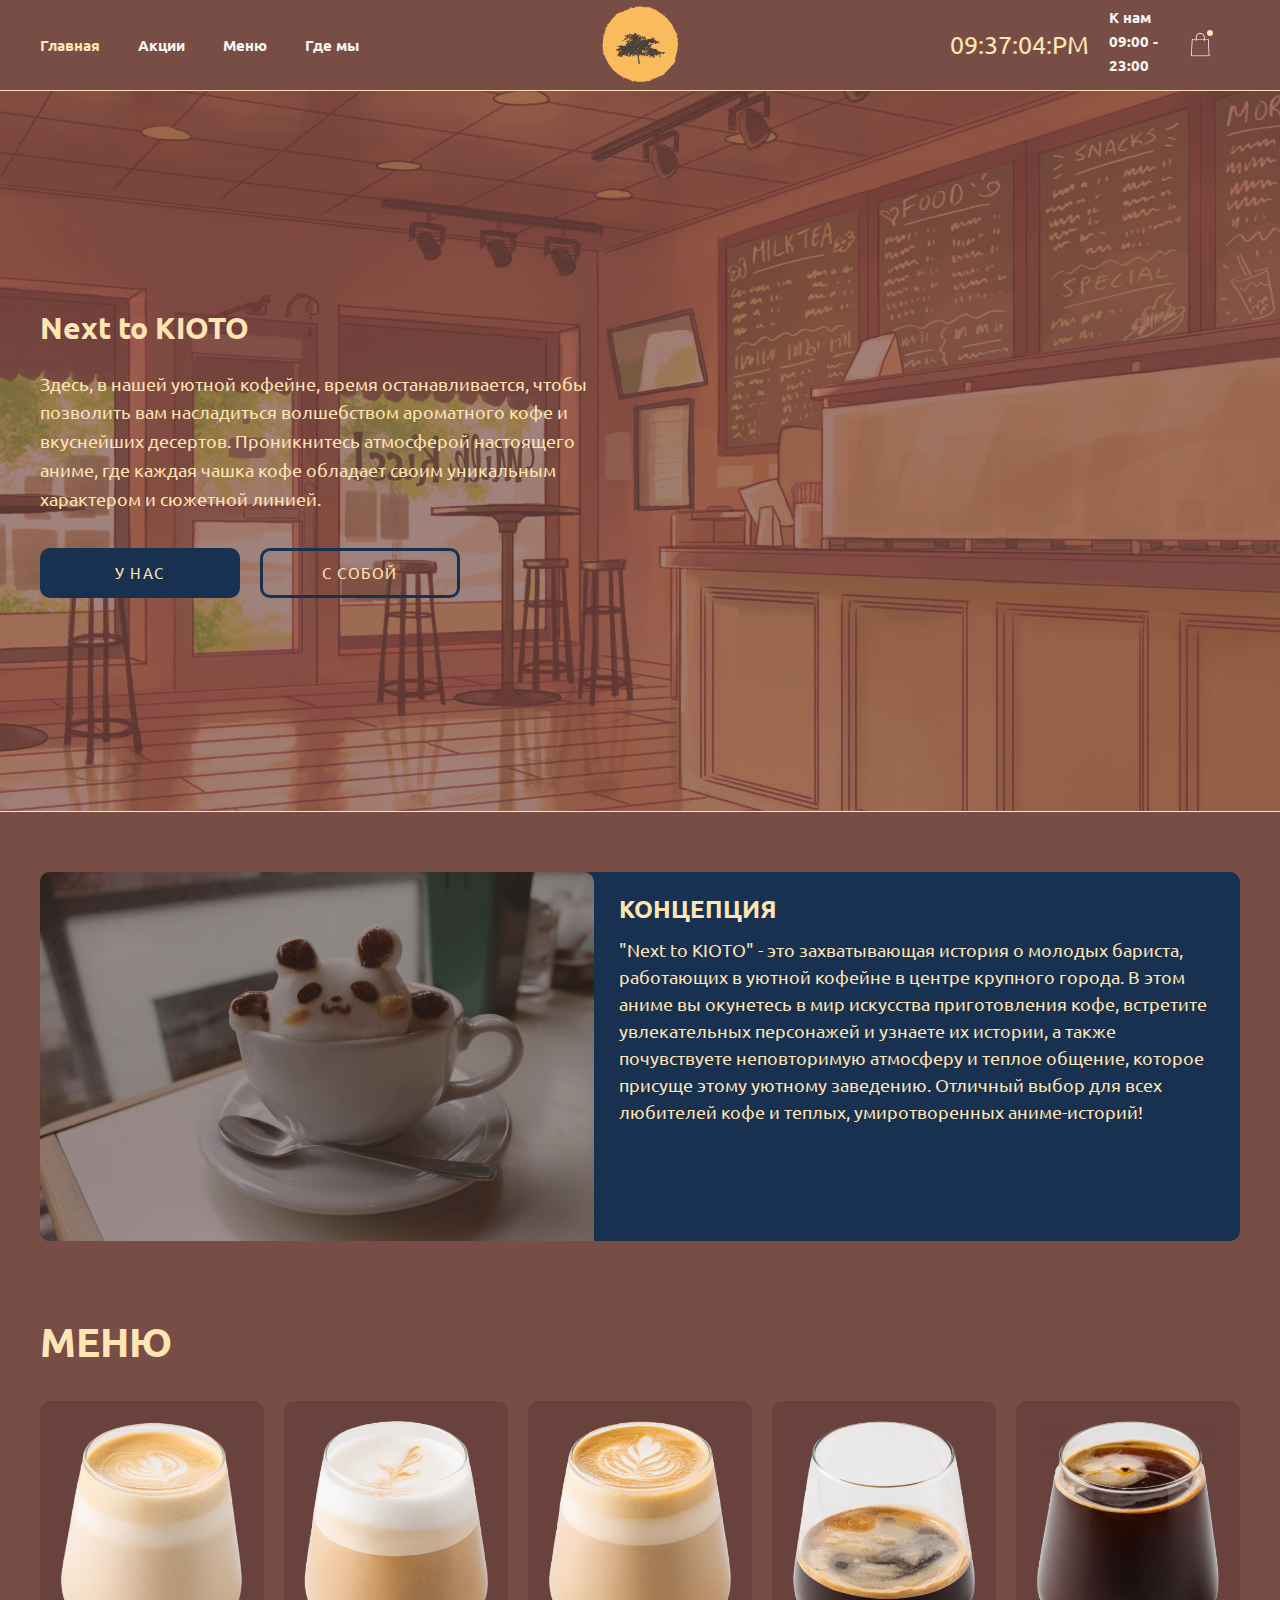
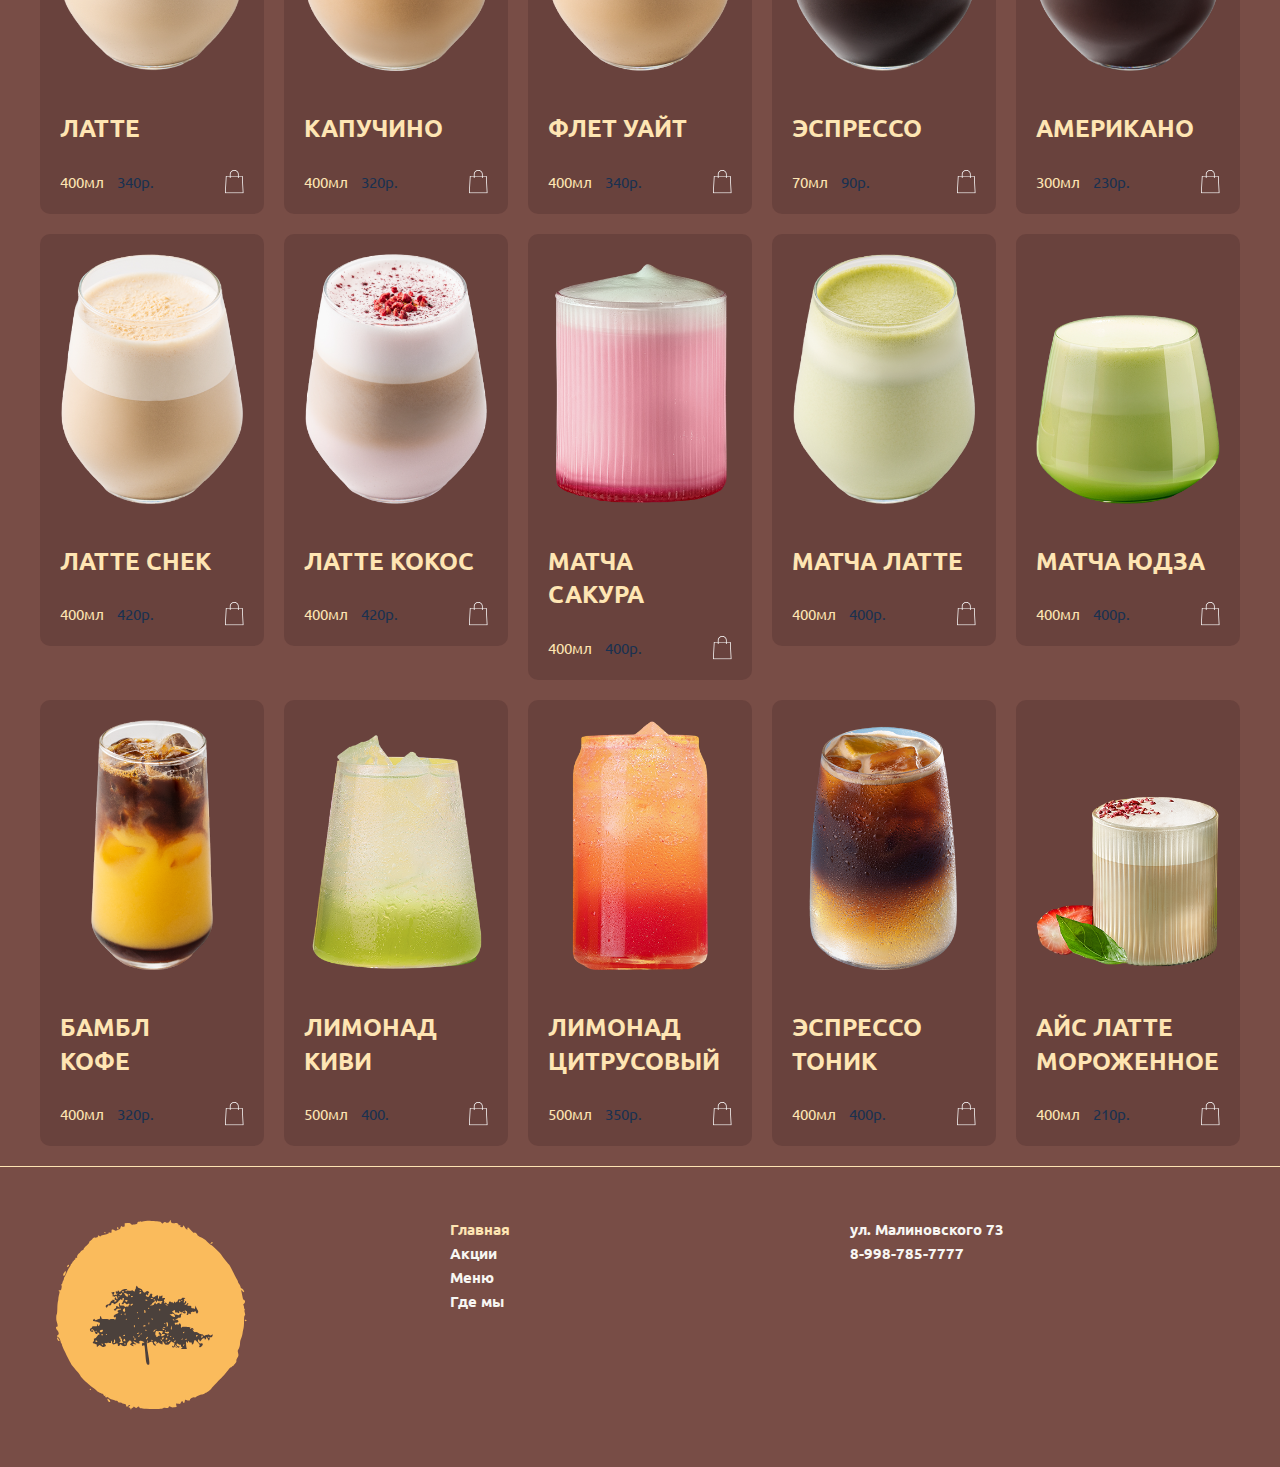
<file: index.html>
<!DOCTYPE html>
<html lang="en">
<html lang="ru">
<head>
    <meta charset="UTF-8">
    <link rel="stylesheet" href="css/style.css">
    <link rel="icon" href="imj/logo2.ico" type="image/x-icon">
    <meta name="viewport" content="width=device-width, initial-scale=1.0">
    <link href="https://fonts.googleapis.com/css2?family=Open+Sans:wght@300&family=Ubuntu:ital,wght@0,400;0,500;1,300;1,400;1,500;1,700&display=swap" rel="stylesheet">
    <title>Next to KIOTO</title>
</head>
<body>
    <header class="header">
        <div class="container">
            <div class="header_wrapper">
                <div class="header_block">
                    <nav>
                        <a class ="nav_link active"  href="index.html">Главная</a>
                        <a class ="nav_link" href="stocks.html">Акции</a>
                        <a class ="nav_link" href="menu.html">Меню</a>
                        <a class ="nav_link" href = "location.html">Где мы</a>
                    </nav>
                </div>

                <a href="#" class="logo">
                    <img src="imj/trace2.svg" alt="logo">
                </a>

                <div class="header_block right">
                    <div id="clock"></div>
                    <a class ="nav_link h" href="#">
                       К нам <br>09:00 - 23:00
                    </a>
                    <script src="js/clock.js"></script>
                    <div class="header_actions">
                        <a class ="header_link" href="basket.html">
                            <img src="imj/bascket.svg" alt="basket">
                            <span class="header_link-event"></span>
                        </a>
                    </div>
                </div>
            </div>
        </div>
    </header>



    
    <div class="intro" style="background-image: url(imj/cafe.jpg);">
        <div class="container">
            <div class="intro_wrapper">
                <div class="intro_block">
                    <h1 class="intro_title">Next to KIOTO</h1>
                    <p class="intro_text">
                        Здесь, в нашей уютной кофейне, время останавливается, чтобы позволить вам насладиться волшебством ароматного кофе и вкуснейших десертов. Проникнитесь атмосферой настоящего аниме, где каждая чашка кофе обладает своим уникальным характером и сюжетной линией.
                    </p>


                    <div class="intro_actions">
                        <a class ="btn btn-main" href="#">
                            У нас 
                        </a>
                        <a class="btn btn-secondary" href="#">
                            С собой
                        </a>

                    </div>
    
                </div>
            </div>
        </div>
    </div> <!--intro-->

    
    <div class="container">
        <div class="info_block">
            <div class="info_image_wrapper">
                <img class="info_image" src="imj/info1.jpeg" alt="concept">
            </div>
            <div class="info_item">
                <div class="info_tittle">
                    Концепция
                </div>
                <div class="info_text">
                    "Next to KIOTO" - это захватывающая история о молодых бариста, работающих в уютной кофейне в центре крупного города. В этом аниме вы окунетесь в мир искусства приготовления кофе, встретите увлекательных персонажей и узнаете их истории, а также почувствуете неповторимую атмосферу и теплое общение, которое присуще этому уютному заведению. Отличный выбор для всех любителей кофе и теплых, умиротворенных аниме-историй!
                </div>
            </div>
        </div>
    </div><!--Concept-->

    <div class="container">

        <h2 class="block_tittle">Меню</h2>

        <div class="products_wrapper">
            <div class="products_block">
                <div class="products_item" href="open_product.html">
                    <img class="products_image" src="imj/items/item_1.png" alt="product">
                    <h3 class="products_tittle">
                        Латте
                    </h3>
                    <div class="products_footer">
                        <div class="products_settings">
                            400мл
                            <span>340р.</span>
                        </div>
                        <button type="button" class="products_basket">
                            <img src="imj/bascket.svg" alt="bascket">
                        </button>
                    </div>
                </div>
            </div>

            <div class="products_block">
                <div class="products_item" href="open_product.html">
                    <img class="products_image" src="imj/items/item_2.png" alt="product">
                    <h3 class="products_tittle">
                        Капучино
                    </h3>
                    <div class="products_footer">
                        <div class="products_settings">
                            400мл
                            <span>320р.</span>
                        </div>
                        <button type="button" class="products_basket">
                            <img src="imj/bascket.svg" alt="bascket">
                        </button>
                    </div>
                </div>
            </div>

            <div class="products_block">
                <div class="products_item" href="open_product.html">
                    <img class="products_image" src="imj/items/item_3.png" alt="product">
                    <h3 class="products_tittle">
                        ФЛЕТ УАЙТ
                    </h3>
                    <div class="products_footer">
                        <div class="products_settings">
                            400мл
                            <span>340р.</span>
                        </div>
                        <button type="button" class="products_basket">
                            <img src="imj/bascket.svg" alt="bascket">
                        </button>
                    </div>
                </div>
            </div>

            <div class="products_block">
                <div class="products_item" href="open_product.html">
                    <img class="products_image" src="imj/items/item_4.png" alt="product">
                    <h3 class="products_tittle">
                        Эспрессо
                    </h3>
                    <div class="products_footer">
                        <div class="products_settings">
                            70мл
                            <span>90р.</span>
                        </div>
                        <button type="button" class="products_basket">
                            <img src="imj/bascket.svg" alt="bascket">
                        </button>
                    </div>
                </div>
            </div>

            <div class="products_block">
                <div class="products_item" href="open_product.html">
                    <img class="products_image" src="imj/items/item_5.png" alt="product">
                    <h3 class="products_tittle">
                        Американо
                    </h3>
                    <div class="products_footer">
                        <div class="products_settings">
                            300мл
                            <span>230р.</span>
                        </div>
                        <button type="button" class="products_basket">
                            <img src="imj/bascket.svg" alt="bascket">
                        </button>
                    </div>
                </div>
            </div>

            <div class="products_block">
                <div class="products_item" href="open_product.html">
                    <img class="products_image" src="imj/items/item_6.png" alt="product">
                    <h3 class="products_tittle">
                       Латте снек
                    </h3>
                    <div class="products_footer">
                        <div class="products_settings">
                            400мл
                            <span>420р.</span>
                        </div>
                        <button type="button" class="products_basket">
                            <img src="imj/bascket.svg" alt="bascket">
                        </button>
                    </div>
                </div>
            </div>

            <div class="products_block">
                <div class="products_item" href="open_product.html">
                    <img class="products_image" src="imj/items/item_7.png" alt="product">
                    <h3 class="products_tittle">
                         Латте кокос
                    </h3>
                    <div class="products_footer">
                        <div class="products_settings">
                            400мл
                            <span>420р.</span>
                        </div>
                        <button type="button" class="products_basket">
                            <img src="imj/bascket.svg" alt="bascket">
                        </button>
                    </div>
                </div>
            </div>

            <div class="products_block">
                <div class="products_item" href="open_product.html">
                    <img class="products_image" src="imj/items/item_8.png" alt="product">
                    <h3 class="products_tittle">
                        Матча Сакура
                    </h3>
                    <div class="products_footer">
                        <div class="products_settings">
                            400мл
                            <span>400р.</span>
                        </div>
                        <button type="button" class="products_basket">
                            <img src="imj/bascket.svg" alt="bascket">
                        </button>
                    </div>
                </div>
            </div>
            <div class="products_block">
                <div class="products_item" href="open_product.html">
                    <img class="products_image" src="imj/items/item_9.png" alt="product">
                    <h3 class="products_tittle">
                        Матча Латте
                    </h3>
                    <div class="products_footer">
                        <div class="products_settings">
                            400мл
                            <span>400р.</span>
                        </div>
                        <button type="button" class="products_basket">
                            <img src="imj/bascket.svg" alt="bascket">
                        </button>
                    </div>
                </div>
            </div>
            <div class="products_block">
                <div class="products_item" href="open_product.html">
                    <img class="products_image" src="imj/items/item_10.png" alt="product">
                    <h3 class="products_tittle">
                        Матча Юдза
                    </h3>
                    <div class="products_footer">
                        <div class="products_settings">
                            400мл
                            <span>400р.</span>
                        </div>
                        <button type="button" class="products_basket">
                            <img src="imj/bascket.svg" alt="bascket">
                        </button>
                    </div>
                </div>
            </div>
            <div class="products_block">
                <div class="products_item" href="open_product.html">
                    <img class="products_image" src="imj/items/item_11.png" alt="product">
                    <h3 class="products_tittle">
                        Бамбл</br>кофе
                    </h3>
                    <div class="products_footer">
                        <div class="products_settings">
                            400мл
                            <span>320р.</span>
                        </div>
                        <button type="button" class="products_basket">
                            <img src="imj/bascket.svg" alt="bascket">
                        </button>
                    </div>
                </div>
            </div>

            <div class="products_block">
                <div class="products_item" href="open_product.html">
                    <img class="products_image" src="imj/items/item_12.png" alt="product">
                    <h3 class="products_tittle">
                        Лимонад Киви
                    </h3>
                    <div class="products_footer">
                        <div class="products_settings">
                            500мл
                            <span>400.</span>
                        </div>
                        <button type="button" class="products_basket">
                            <img src="imj/bascket.svg" alt="bascket">
                        </button>
                    </div>
                </div>
            </div>
            <div class="products_block">
                <div class="products_item" href="open_product.html">
                    <img class="products_image" src="imj/items/item_13.png" alt="product">
                    <h3 class="products_tittle">
                        Лимонад цитрусовый
                    </h3>
                    <div class="products_footer">
                        <div class="products_settings">
                            500мл
                            <span>350р.</span>
                        </div>
                        <button type="button" class="products_basket">
                            <img src="imj/bascket.svg" alt="bascket">
                        </button>
                    </div>
                </div>
            </div>
            <div class="products_block">
                <div class="products_item" href="open_product.html">
                    <img class="products_image" src="imj/items/item_14.png" alt="product">
                    <h3 class="products_tittle">
                        Эспрессо тоник
                    </h3>
                    <div class="products_footer">
                        <div class="products_settings">
                            400мл
                            <span>400р.</span>
                        </div>
                        <button type="button" class="products_basket">
                            <img src="imj/bascket.svg" alt="bascket">
                        </button>
                    </div>
                </div>
            </div>
            <div class="products_block">
                <div class="products_item" href="open_product.html">
                    <img class="products_image" src="imj/items/item_15.png" alt="product">
                    <h3 class="products_tittle">
                        АЙС ЛАТТЕ МОРОЖЕННОЕ
                    </h3>
                    <div class="products_footer">
                        <div class="products_settings">
                            400мл
                            <span>210р.</span>
                        </div>
                        <button type="button" class="products_basket">
                            <img src="imj/bascket.svg" alt="bascket">
                        </button>
                    </div>
                </div>
            </div>
        </div>
    </div>   <!--Menu-->
    
    <footer class="footer">
        <div class="container">
            <div class="footer_wrapper">
                <div class="footer_block">
                    <a class="footer_logo" href="index.html">
                        <img class="logo" src="imj/trace2 (1).svg" alt="logo">
                    </a>
                </div>
                <div class="footer_block">
                    <nav class="nav-footer">
                        <a class ="nav_link active"  href="index.html">Главная</br></a>
                        <a class ="nav_link" href="stocks.html">Акции</br></a>
                        <a class ="nav_link" href="menu.html">Меню</br></a>
                        <a class ="nav_link" href = "location.html">Где мы</br></a>
                    </nav>
                </div>
                <div class="footer_block">
                    <a class ="nav_link" href="location.html">ул. Малиновского 73</br></a>
                    <a class ="nav_link" href="#">8-998-785-7777</a>
                </div>
            </div>
        </div>
    </footer>


</body>
</html>
</file>
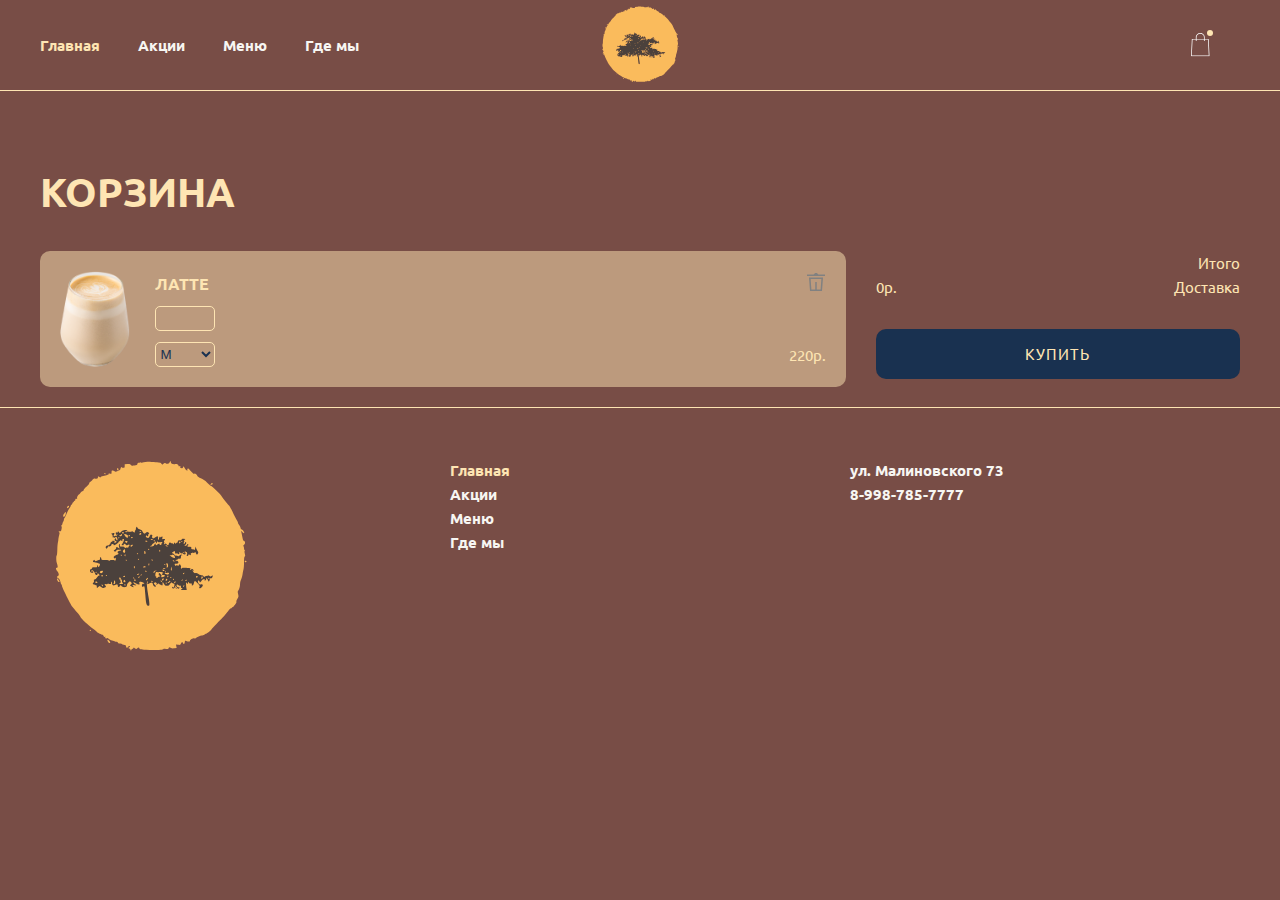
<file: basket.html>
<!DOCTYPE html>
<html lang="en">
<html lang="ru">
<head>
    <meta charset="UTF-8">
    <link rel="stylesheet" href="css/style.css">
    <link rel="icon" href="imj/logo2.ico" type="image/x-icon">
    <meta name="viewport" content="width=device-width, initial-scale=1.0">
    <link href="https://fonts.googleapis.com/css2?family=Open+Sans:wght@300&family=Ubuntu:ital,wght@0,400;0,500;1,300;1,400;1,500;1,700&display=swap" rel="stylesheet">
    <title>Next to KIOTO</title>
</head>
<body>
    <header class="header">
        <div class="container">
            <div class="header_wrapper">
                <div class="header_block">
                    <nav>
                       <a class ="nav_link active"  href="index.html">Главная</a>
                        <a class ="nav_link" href="stocks.html">Акции</a>
                        <a class ="nav_link" href="menu.html">Меню</a>
                        <a class ="nav_link" href = "location.html">Где мы</a>
                    </nav>
                </div>

                <a href="#" class="logo">
                    <img src="imj/trace2.svg" alt="logo">
                </a>

                <div class="header_block right">
                    <div class="header_actions">
                        <a class ="header_link" href="../NtK/basket.html">
                            <img src="imj/bascket.svg" alt="basket">
                            <span class="header_link-event"></span>
                        </a>
                    </div>
                </div>
            </div>
        </div>
    </header>
    
        <div class="checkout">
            <div class="container">
                <div class="block_tittle">
                    Корзина
                </div>
                <div class="checkout_wrapper">
                    <div class="checkout_block">
                        <div class="checkout_table">
                            <img class="checkout_image" src="imj/items/item_1.png" alt="">
                            <div class="checkout_table_item">
                                <div class="checkout_tittle">
                                    Латте
                                </div>
                                <div class="checkout_size">
                                    <input class="k" id="num1" />
                                    </div>
                                <div class="select">
                                    <select name="">
                                        <option value="1">М</option>
                                        <option value="2">L</option>
                                        <option value="3">XL</option>
                                        <option value="4">XXL</option>
                                    </select>
                                </div>
                            </div>
                            
                          
                          </body>
                          </html>
                            <div class="checkout_actions">
                                <a href="#" class="checout_remove">
                                    <img src="imj/trash.svg" alt="basket">
                                </a>
                                <div class="checkout_price" id="num2">
                                    220p.
                                </div>
                            </div>
                        </div>


                        
                        
                    </div>  
                    <div class="checkout_total">
                        
                        
                        <div class="checkout_total_row total" >
                            <div class="tittle" id="result"></div>
                            <div class="tittle"></div>
                            
                            <div class="count" onclick="func()">Итого</div>
                        </div>
                        <div class="checkout_total_row">
                                                        
                            <div class="count">0р.</div>
                            <div class="tittle">Доставка</div>
                        </div>
                        <p id="result"></p>
                        <a href="https://www.tinkoff.ru/rm/rykova.aleksandra34/XR6vL3743/" class="btn btn-main btn-full">Купить</a>
                    </div>  
                </div>
            </div>
        </div>
         
        <script>

            function func() {

              var result;

              var num1 = Number(document.getElementById("num1").value);
              var num2 = 220;
              
              result = num1 * num2;

              document.getElementById("result").innerHTML = result;
            }
          </script>



<footer class="footer">
    <div class="container">
        <div class="footer_wrapper">
            <div class="footer_block">
                <a class="footer_logo" href="index.html">
                    <img class="logo" src="imj/trace2 (1).svg" alt="logo">
                </a>
            </div>
            <div class="footer_block">
                <nav class="nav-footer">
                    <a class ="nav_link active"  href="index.html">Главная</br></a>
                    <a class ="nav_link" href="stocks.html">Акции</br></a>
                    <a class ="nav_link" href="menu.html">Меню</br></a>
                    <a class ="nav_link" href = "location.html">Где мы</br></a>
                </nav>
            </div>
            <div class="footer_block">
                <a class ="nav_link" href="location.html">ул. Малиновского 73</br></a>
                <a class ="nav_link" href="#">8-998-785-7777</a>
            </div>
        </div>
    </div>
</footer>


</body>
</html>
</file>
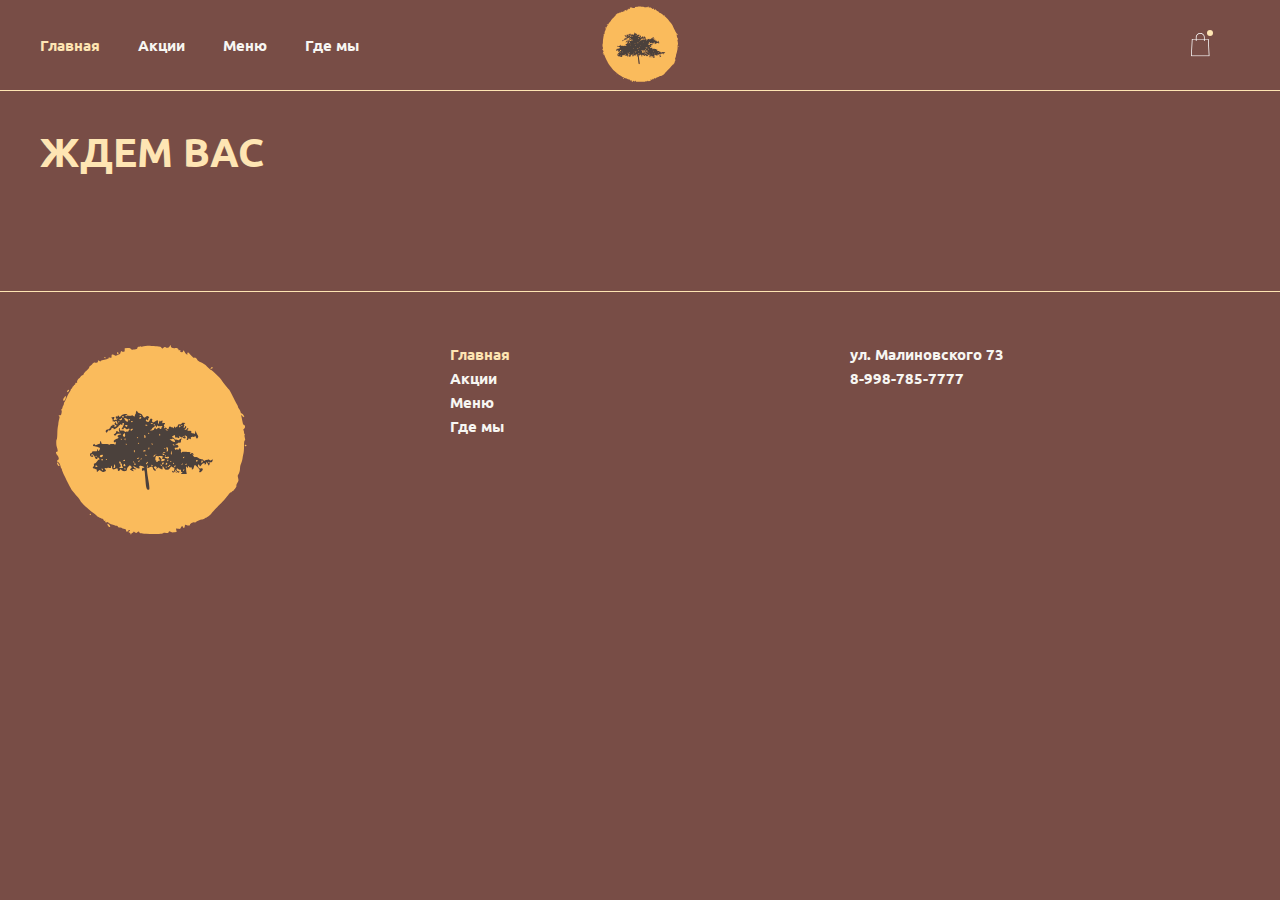
<file: location.html>
<!DOCTYPE html>
<html lang="en">
<html lang="ru">
<head>
    <meta charset="UTF-8">
    <link rel="stylesheet" href="css/style.css">
    <link rel="icon" href="imj/logo2.ico" type="image/x-icon">
    <meta name="viewport" content="width=device-width, initial-scale=1.0">
    <link href="https://fonts.googleapis.com/css2?family=Open+Sans:wght@300&family=Ubuntu:ital,wght@0,400;0,500;1,300;1,400;1,500;1,700&display=swap" rel="stylesheet">
    <title>Next to KIOTO</title>
</head>
<body>
    <header class="header">
        <div class="container">
            <div class="header_wrapper">
                <div class="header_block">
                    <nav>
                        <a class ="nav_link active"  href="index.html">Главная</a>
                        <a class ="nav_link" href="stocks.html">Акции</a>
                        <a class ="nav_link" href="menu.html">Меню</a>
                        <a class ="nav_link" href = "location.html">Где мы</a>
                    </nav>
                </div>

                <a href="#" class="logo">
                    <img src="imj/trace2.svg" alt="logo">
                </a>

                <div class="header_block right">
                    <div class="header_actions">
                        <a class ="header_link" href="basket.html">
                            <img src="imj/bascket.svg" alt="basket">
                            <span class="header_link-event"></span>
                        </a>
                    </div>
                </div>
            </div>
        </div>
    </header>
    <h2 class="block_tittle"></h2>

    <div class="container">
        <h2 class="block_tittle">Ждем вас</h2>
        <div class="info_block">
            <script type="text/javascript" charset="utf-8" async src="https://api-maps.yandex.ru/services/constructor/1.0/js/?um=constructor%3A7787dbaf8c609fbcff4cbdd9f43f2f2f17fdfdc9f1cff9a086a41a33d0ae75ce&amp;width=1200&amp;height=400&amp;lang=ru_RU&amp;scroll=true"></script>
            
        </div>
    </div><!--map-->

    <footer class="footer">
        <div class="container">
            <div class="footer_wrapper">
                <div class="footer_block">
                    <a class="footer_logo" href="index.html">
                        <img class="logo" src="imj/trace2 (1).svg" alt="logo">
                    </a>
                </div>
                <div class="footer_block">
                    <nav class="nav-footer">
                        <a class ="nav_link active"  href="index.html">Главная</br></a>
                        <a class ="nav_link" href="stocks.html">Акции</br></a>
                        <a class ="nav_link" href="menu.html">Меню</br></a>
                        <a class ="nav_link" href = "location.html">Где мы</br></a>
                    </nav>
                </div>
                <div class="footer_block">
                    <a class ="nav_link" href="location.html">ул. Малиновского 73</br></a>
                    <a class ="nav_link" href="#">8-998-785-7777</a>
                </div>
            </div>
        </div>
    </footer>


</body>
</html>
</file>
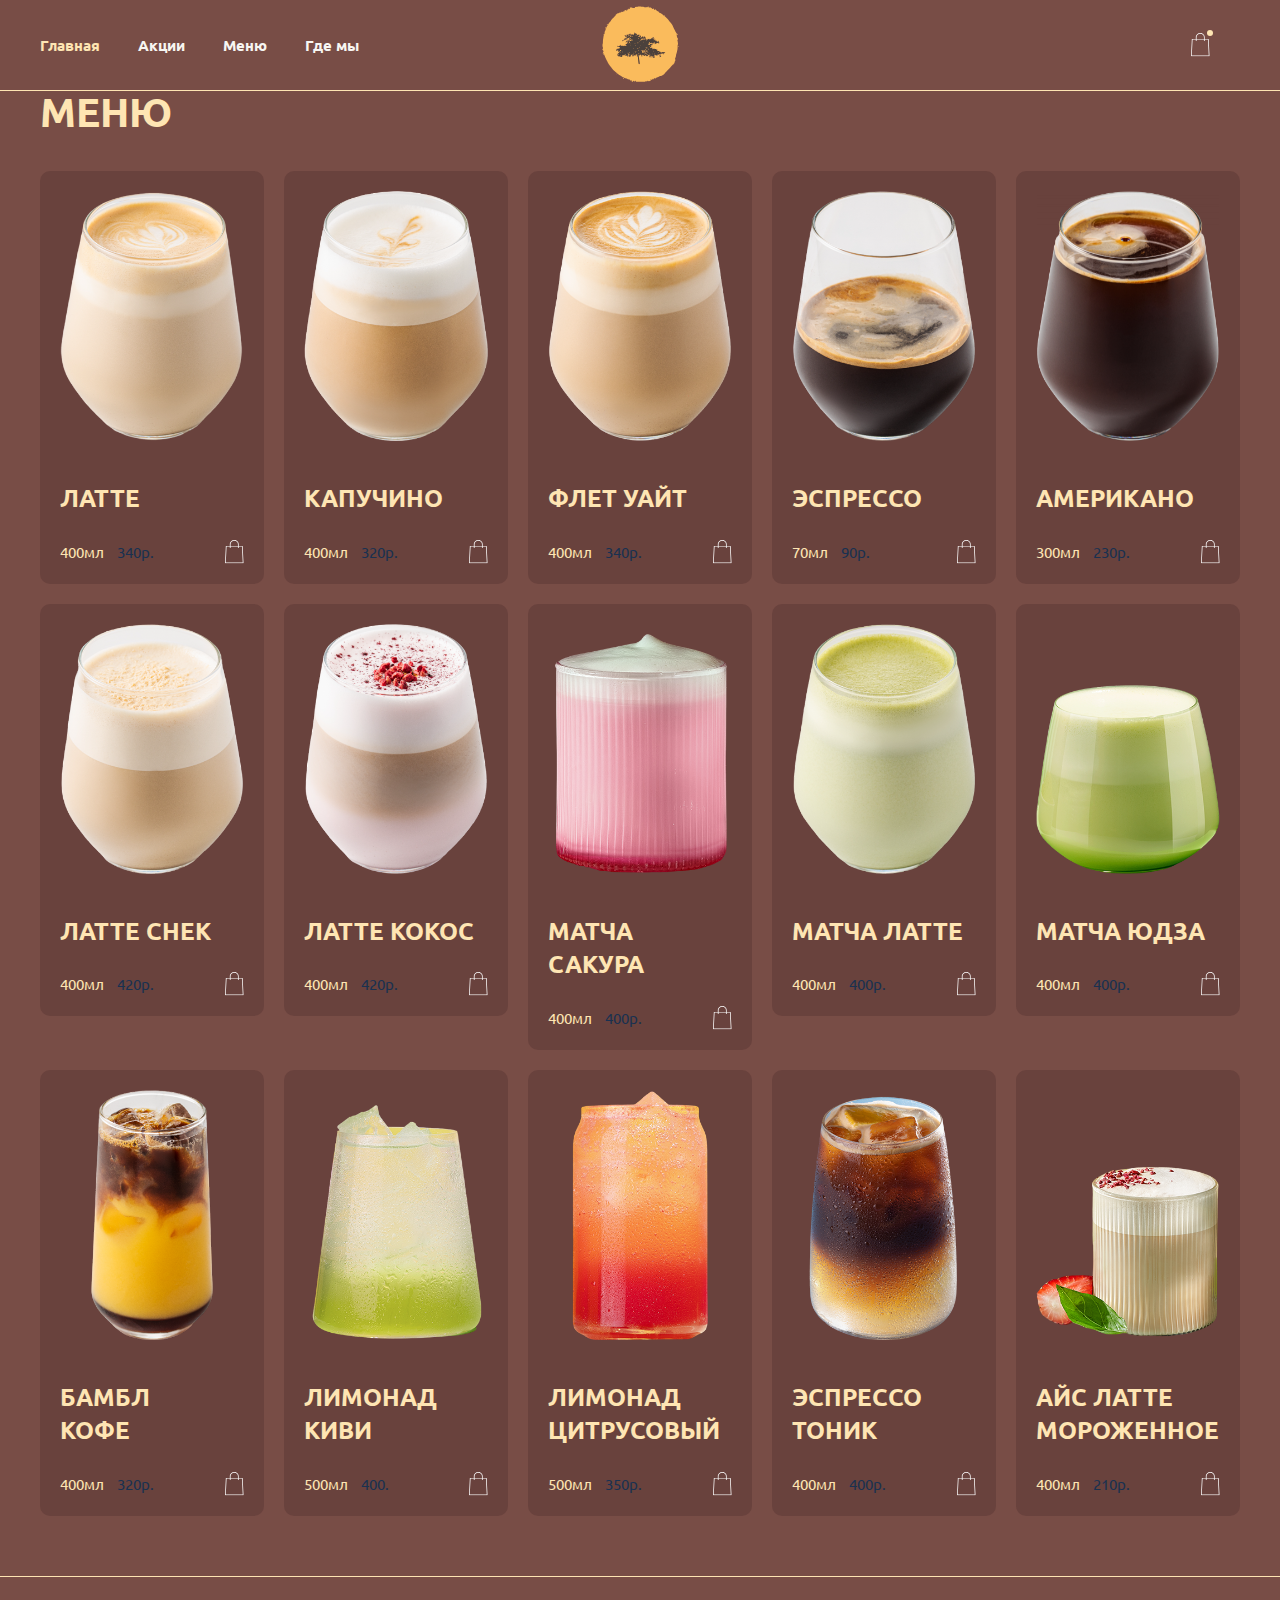
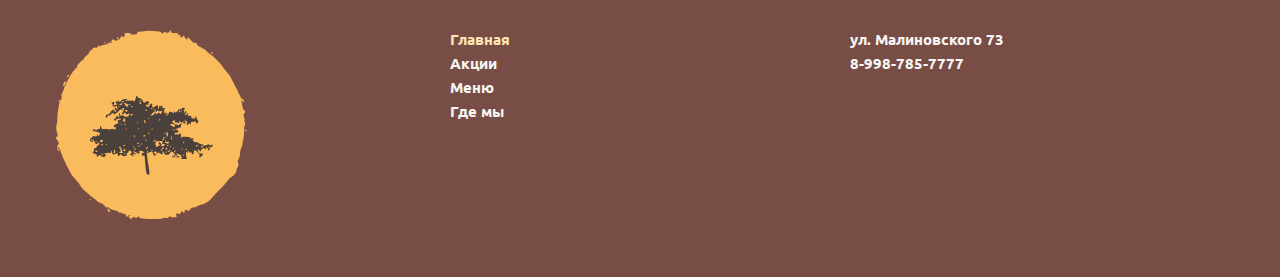
<file: menu.html>
<!DOCTYPE html>
<html lang="en">
<html lang="ru">
<head>
    <meta charset="UTF-8">
    <link rel="stylesheet" href="css/style.css">
    <link rel="icon" href="imj/logo2.ico" type="image/x-icon">
    <meta name="viewport" content="width=device-width, initial-scale=1.0">
    <link href="https://fonts.googleapis.com/css2?family=Open+Sans:wght@300&family=Ubuntu:ital,wght@0,400;0,500;1,300;1,400;1,500;1,700&display=swap" rel="stylesheet">
    <title>Next to KIOTO</title>
</head>
<body>
    <header class="header">
        <div class="container">
            <div class="header_wrapper">
                <div class="header_block">
                    <nav>
                        <a class ="nav_link active"  href="index.html">Главная</a>
                        <a class ="nav_link" href="stocks.html">Акции</a>
                        <a class ="nav_link" href="menu.html">Меню</a>
                        <a class ="nav_link" href = "location.html">Где мы</a>
                    </nav>
                </div>

                <a href="#" class="logo">
                    <img src="imj/trace2.svg" alt="logo">
                </a>

                <div class="header_block right">
                    <div class="header_actions">
                        <a class ="header_link" href="basket.html">
                            <img src="imj/bascket.svg" alt="basket">
                            <span class="header_link-event"></span>
                        </a>
                    </div>
                </div>
            </div>
        </div>
    </header>


    
    

    <div class="container">

        <h2 class="block_tittle">Меню</h2>

        <div class="products_wrapper">
            <div class="products_block">
                <div class="products_item" href="open_product.html">
                    <img class="products_image" src="imj/items/item_1.png" alt="product">
                    <h3 class="products_tittle">
                        Латте
                    </h3>
                    <div class="products_footer">
                        <div class="products_settings">
                            400мл
                            <span>340р.</span>
                        </div>
                        <button type="button" class="products_basket">
                            <img src="imj/bascket.svg" alt="bascket">
                        </button>
                    </div>
                </div>
            </div>

            <div class="products_block">
                <div class="products_item" href="open_product.html">
                    <img class="products_image" src="imj/items/item_2.png" alt="product">
                    <h3 class="products_tittle">
                        Капучино
                    </h3>
                    <div class="products_footer">
                        <div class="products_settings">
                            400мл
                            <span>320р.</span>
                        </div>
                        <button type="button" class="products_basket">
                            <img src="imj/bascket.svg" alt="bascket">
                        </button>
                    </div>
                </div>
            </div>

            <div class="products_block">
                <div class="products_item" href="open_product.html">
                    <img class="products_image" src="imj/items/item_3.png" alt="product">
                    <h3 class="products_tittle">
                        ФЛЕТ УАЙТ
                    </h3>
                    <div class="products_footer">
                        <div class="products_settings">
                            400мл
                            <span>340р.</span>
                        </div>
                        <button type="button" class="products_basket">
                            <img src="imj/bascket.svg" alt="bascket">
                        </button>
                    </div>
                </div>
            </div>

            <div class="products_block">
                <div class="products_item" href="open_product.html">
                    <img class="products_image" src="imj/items/item_4.png" alt="product">
                    <h3 class="products_tittle">
                        Эспрессо
                    </h3>
                    <div class="products_footer">
                        <div class="products_settings">
                            70мл
                            <span>90р.</span>
                        </div>
                        <button type="button" class="products_basket">
                            <img src="imj/bascket.svg" alt="bascket">
                        </button>
                    </div>
                </div>
            </div>

            <div class="products_block">
                <div class="products_item" href="open_product.html">
                    <img class="products_image" src="imj/items/item_5.png" alt="product">
                    <h3 class="products_tittle">
                        Американо
                    </h3>
                    <div class="products_footer">
                        <div class="products_settings">
                            300мл
                            <span>230р.</span>
                        </div>
                        <button type="button" class="products_basket">
                            <img src="imj/bascket.svg" alt="bascket">
                        </button>
                    </div>
                </div>
            </div>

            <div class="products_block">
                <div class="products_item" href="open_product.html">
                    <img class="products_image" src="imj/items/item_6.png" alt="product">
                    <h3 class="products_tittle">
                       Латте снек
                    </h3>
                    <div class="products_footer">
                        <div class="products_settings">
                            400мл
                            <span>420р.</span>
                        </div>
                        <button type="button" class="products_basket">
                            <img src="imj/bascket.svg" alt="bascket">
                        </button>
                    </div>
                </div>
            </div>

            <div class="products_block">
                <div class="products_item" href="open_product.html">
                    <img class="products_image" src="imj/items/item_7.png" alt="product">
                    <h3 class="products_tittle">
                         Латте кокос
                    </h3>
                    <div class="products_footer">
                        <div class="products_settings">
                            400мл
                            <span>420р.</span>
                        </div>
                        <button type="button" class="products_basket">
                            <img src="imj/bascket.svg" alt="bascket">
                        </button>
                    </div>
                </div>
            </div>

            <div class="products_block">
                <div class="products_item" href="open_product.html">
                    <img class="products_image" src="imj/items/item_8.png" alt="product">
                    <h3 class="products_tittle">
                        Матча Сакура
                    </h3>
                    <div class="products_footer">
                        <div class="products_settings">
                            400мл
                            <span>400р.</span>
                        </div>
                        <button type="button" class="products_basket">
                            <img src="imj/bascket.svg" alt="bascket">
                        </button>
                    </div>
                </div>
            </div>
            <div class="products_block">
                <div class="products_item" href="open_product.html">
                    <img class="products_image" src="imj/items/item_9.png" alt="product">
                    <h3 class="products_tittle">
                        Матча Латте
                    </h3>
                    <div class="products_footer">
                        <div class="products_settings">
                            400мл
                            <span>400р.</span>
                        </div>
                        <button type="button" class="products_basket">
                            <img src="imj/bascket.svg" alt="bascket">
                        </button>
                    </div>
                </div>
            </div>
            <div class="products_block">
                <div class="products_item" href="open_product.html">
                    <img class="products_image" src="imj/items/item_10.png" alt="product">
                    <h3 class="products_tittle">
                        Матча Юдза
                    </h3>
                    <div class="products_footer">
                        <div class="products_settings">
                            400мл
                            <span>400р.</span>
                        </div>
                        <button type="button" class="products_basket">
                            <img src="imj/bascket.svg" alt="bascket">
                        </button>
                    </div>
                </div>
            </div>
            <div class="products_block">
                <div class="products_item" href="open_product.html">
                    <img class="products_image" src="imj/items/item_11.png" alt="product">
                    <h3 class="products_tittle">
                        Бамбл</br>кофе
                    </h3>
                    <div class="products_footer">
                        <div class="products_settings">
                            400мл
                            <span>320р.</span>
                        </div>
                        <button type="button" class="products_basket">
                            <img src="imj/bascket.svg" alt="bascket">
                        </button>
                    </div>
                </div>
            </div>

            <div class="products_block">
                <div class="products_item" href="open_product.html">
                    <img class="products_image" src="imj/items/item_12.png" alt="product">
                    <h3 class="products_tittle">
                        Лимонад Киви
                    </h3>
                    <div class="products_footer">
                        <div class="products_settings">
                            500мл
                            <span>400.</span>
                        </div>
                        <button type="button" class="products_basket">
                            <img src="imj/bascket.svg" alt="bascket">
                        </button>
                    </div>
                </div>
            </div>
            <div class="products_block">
                <div class="products_item" href="open_product.html">
                    <img class="products_image" src="imj/items/item_13.png" alt="product">
                    <h3 class="products_tittle">
                        Лимонад цитрусовый
                    </h3>
                    <div class="products_footer">
                        <div class="products_settings">
                            500мл
                            <span>350р.</span>
                        </div>
                        <button type="button" class="products_basket">
                            <img src="imj/bascket.svg" alt="bascket">
                        </button>
                    </div>
                </div>
            </div>
            <div class="products_block">
                <div class="products_item" href="open_product.html">
                    <img class="products_image" src="imj/items/item_14.png" alt="product">
                    <h3 class="products_tittle">
                        Эспрессо тоник
                    </h3>
                    <div class="products_footer">
                        <div class="products_settings">
                            400мл
                            <span>400р.</span>
                        </div>
                        <button type="button" class="products_basket">
                            <img src="imj/bascket.svg" alt="bascket">
                        </button>
                    </div>
                </div>
            </div>
            <div class="products_block">
                <div class="products_item" href="/open_product.html">
                    <img class="products_image" src="imj/items/item_15.png" alt="product">
                    <h3 class="products_tittle">
                        АЙС ЛАТТЕ МОРОЖЕННОЕ
                    </h3>
                    <div class="products_footer">
                        <div class="products_settings">
                            400мл
                            <span>210р.</span>
                        </div>
                        <button type="button" class="products_basket">
                            <img src="imj/bascket.svg" alt="bascket">
                        </button>
                    </div>
                </div>
            </div>
        </div>
    </div>   <!--Menu-->
    <h2 class="block_tittle"></h2>
    <h2 class="block_tittle"></h2>
    
    <footer class="footer">
        <div class="container">
            <div class="footer_wrapper">
                <div class="footer_block">
                    <a class="footer_logo" href="index.html">
                        <img class="logo" src="imj/trace2 (1).svg" alt="logo">
                    </a>
                </div>
                <div class="footer_block">
                    <nav class="nav-footer">
                        <a class ="nav_link active"  href="index.html">Главная</br></a>
                        <a class ="nav_link" href="stocks.html">Акции</br></a>
                        <a class ="nav_link" href="menu.html">Меню</br></a>
                        <a class ="nav_link" href = "location.html">Где мы</br></a>
                    </nav>
                </div>
                <div class="footer_block">
                    <a class ="nav_link" href="location.html">ул. Малиновского 73</br></a>
                    <a class ="nav_link" href="#">8-998-785-7777</a>
                </div>
            </div>
        </div>
    </footer>


</body>
</html>
</file>
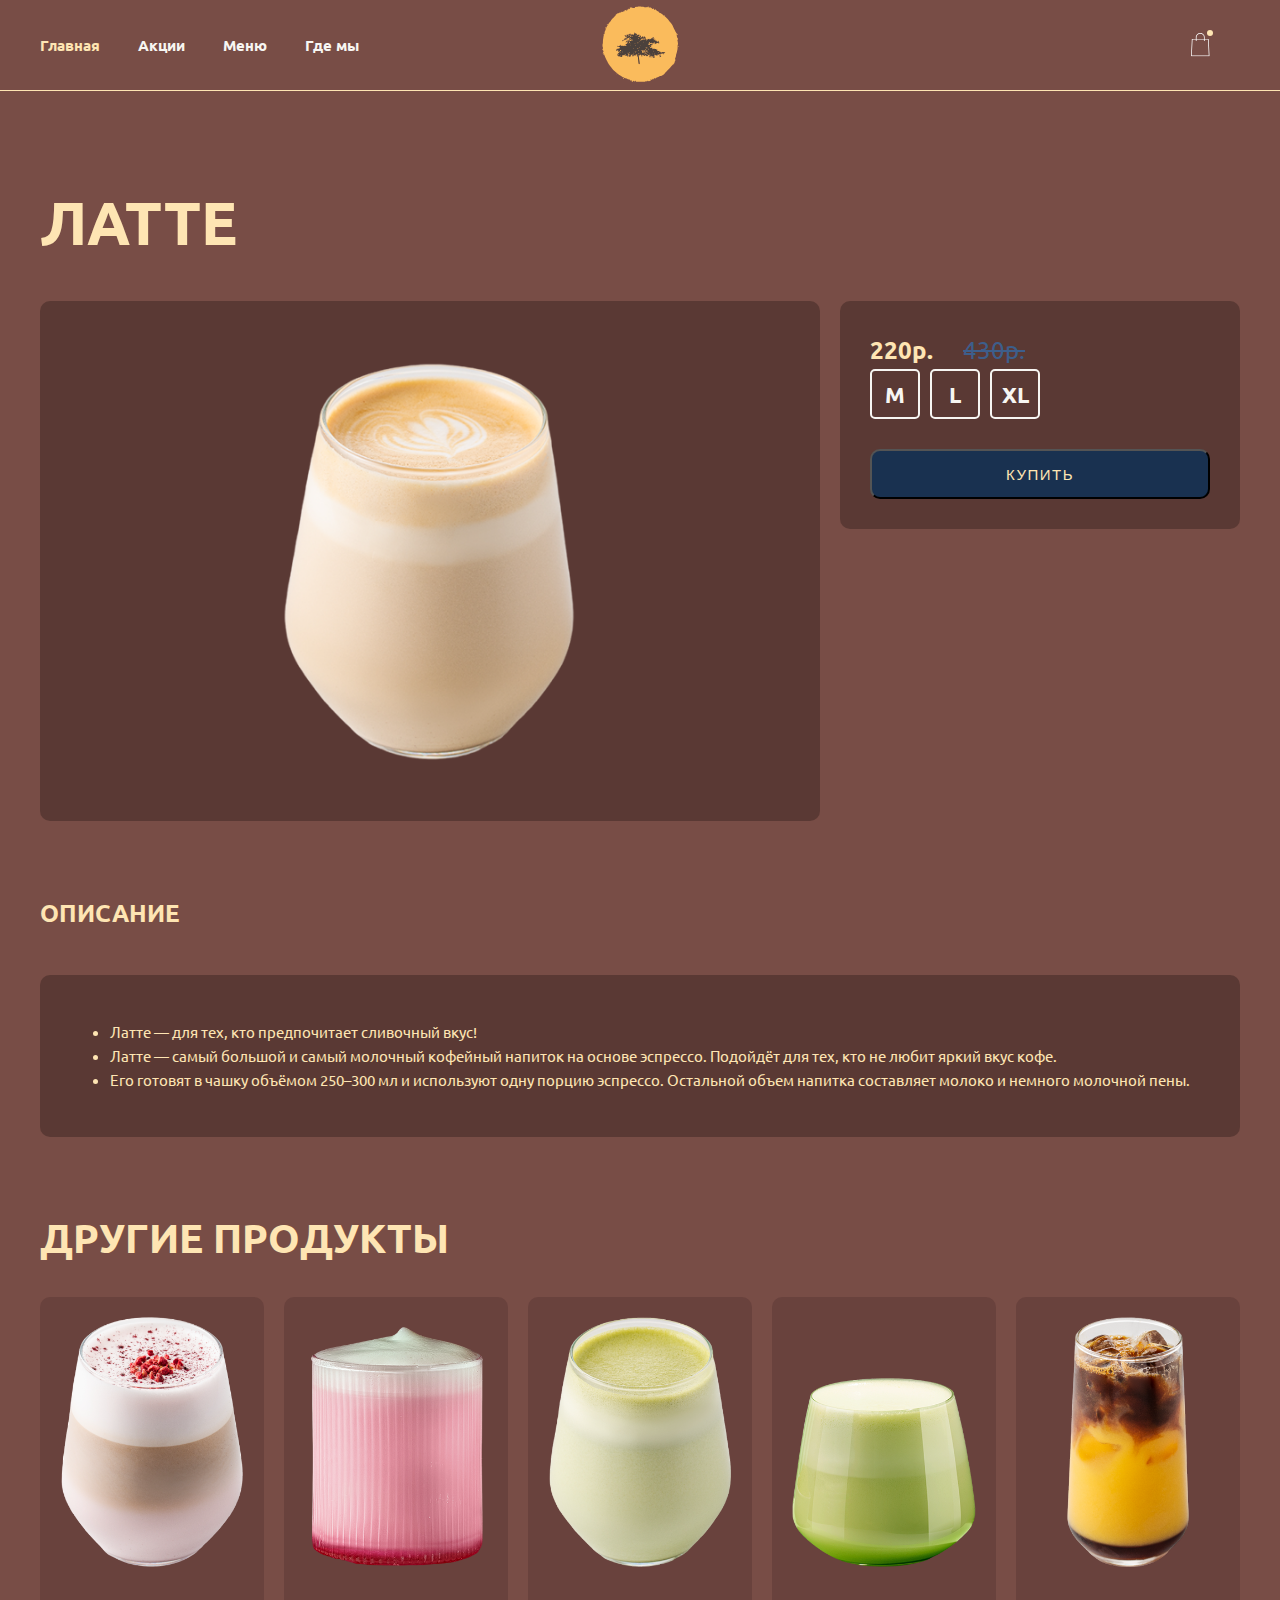
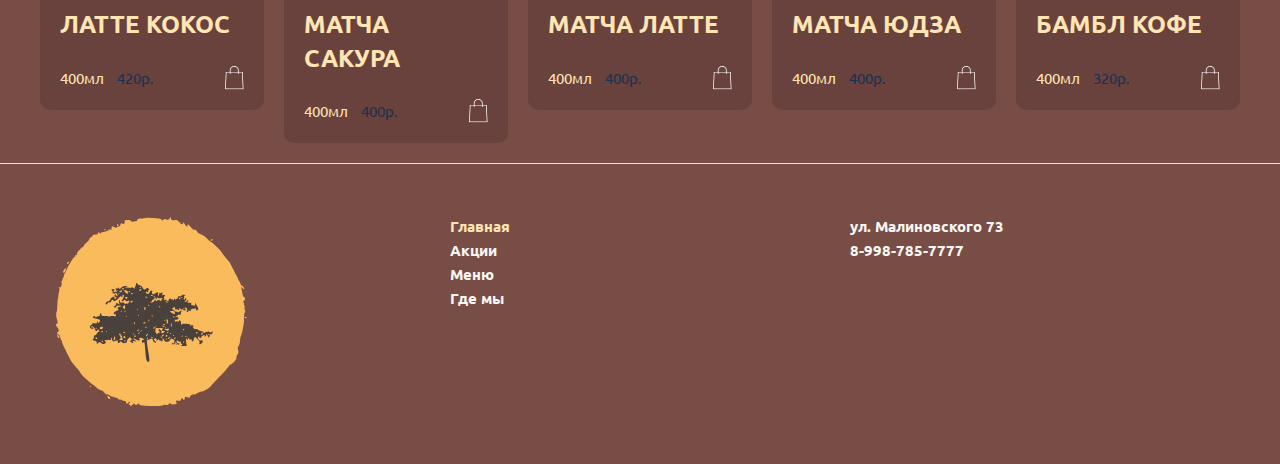
<file: open_product.html>
<!DOCTYPE html>
<html lang="en">
<html lang="ru">
<head>
    <meta charset="UTF-8">
    <link rel="stylesheet" href="css/style.css">
    <link rel="icon" href="imj/logo2.ico" type="image/x-icon">
    <meta name="viewport" content="width=device-width, initial-scale=1.0">
    <link href="https://fonts.googleapis.com/css2?family=Open+Sans:wght@300&family=Ubuntu:ital,wght@0,400;0,500;1,300;1,400;1,500;1,700&display=swap" rel="stylesheet">
    <title>Next to KIOTO</title>
</head>
<body>
    <header class="header">
        <div class="container">
            <div class="header_wrapper">
                <div class="header_block">
                    <nav>
                        <a class ="nav_link active"  href="index.html">Главная</a>
                        <a class ="nav_link" href="stocks.html">Акции</a>
                        <a class ="nav_link" href="menu.html">Меню</a>
                        <a class ="nav_link" href = "location.html">Где мы</a>
                    </nav>
                </div>

                <a href="#" class="logo">
                    <img src="imj/trace2.svg" alt="logo">
                </a>

                <div class="header_block right">
                    <div class="header_actions">
                        <a class ="header_link" href="basket.html">
                            <img src="imj/bascket.svg" alt="basket">
                            <span class="header_link-event"></span>
                        </a>
                    </div>
                </div>
            </div>
        </div>
    </header>

    <div class="container">     
        <div class="product">
            <div class="block_tittle">
                Латте
            </div>
            <div class="product_wrapper">
                <div class="product_image">  
                    <div class="product_item">
                        <img  class ="product_picture" src="imj/items/item_1.png" alt="product">
                    </div>
                </div>

                <div class="product_info">
                    <div class="product_item">
                        <div class="product_price">
                            220р.
                            <del>430p.</del>
                        </div>
                        <form action="" class="product_form">
                            <div class="radio_wrapper">
                                <div class="radio">
                                    <input type="radio" class="radio_input" id="radio_1" name="product_size" required>
                                    <label for="radio_1" class="radio_label">
                                        M
                                    </label>
                                </div>
                                <div class="radio">
                                    <input type="radio" class="radio_input" id="radio_2" name="product_size" required>
                                    <label for="radio_2" class="radio_label">
                                        L
                                    </label>
                                </div>
                                <div class="radio">
                                    <input type="radio" class="radio_input" id="radio_3" name="product_size" required>
                                    <label for="radio_3" class="radio_label">
                                        XL
                                    </label>
                                </div>
                            </div>
                            
                            <button class="btn btn-main btn-full" type="submit">Купить</button>
                        </form>
                    </div>
                </div>
            </div>
            <div class="product_footer">
                <div class="block_tittle">
                    Описание
                </div>
                <div class="product_item">
                    <ul>
                        <li>
                            Латте — для тех, кто предпочитает сливочный вкус!
                        </li>
                        <li>
                            Латте — самый большой и самый молочный кофейный напиток на основе эспрессо. Подойдёт для тех, кто не любит яркий вкус кофе.
                        </li>
                        <li>
                            Его готовят в чашку объёмом 250–300 мл и используют одну порцию эспрессо. Остальной объем напитка составляет молоко и немного молочной пены.
                        </li>
                    </ul>
                </div>
            </div>
        </div>


        <h2 class="block_tittle">Другие продукты</h2>

        <div class="products_wrapper">
            <div class="products_block">
                <div class="products_item" href="open_product.html">
                    <img class="products_image" src="imj/items/item_7.png" alt="product">
                    <h3 class="products_tittle">
                         Латте кокос
                    </h3>
                    <div class="products_footer">
                        <div class="products_settings">
                            400мл
                            <span>420р.</span>
                        </div>
                        <button type="button" class="products_basket">
                            <img src="imj/bascket.svg" alt="bascket">
                        </button>
                    </div>
                </div>
            </div>

            <div class="products_block">
                <div class="products_item" href="open_product.html">
                    <img class="products_image" src="imj/items/item_8.png" alt="product">
                    <h3 class="products_tittle">
                        Матча Сакура
                    </h3>
                    <div class="products_footer">
                        <div class="products_settings">
                            400мл
                            <span>400р.</span>
                        </div>
                        <button type="button" class="products_basket">
                            <img src="imj/bascket.svg" alt="bascket">
                        </button>
                    </div>
                </div>
            </div>
            <div class="products_block">
                <div class="products_item" href="open_product.html">
                    <img class="products_image" src="imj/items/item_9.png" alt="product">
                    <h3 class="products_tittle">
                        Матча Латте
                    </h3>
                    <div class="products_footer">
                        <div class="products_settings">
                            400мл
                            <span>400р.</span>
                        </div>
                        <button type="button" class="products_basket">
                            <img src="imj/bascket.svg" alt="bascket">
                        </button>
                    </div>
                </div>
            </div>
            <div class="products_block">
                <div class="products_item" href="open_product.html">
                    <img class="products_image" src="imj/items/item_10.png" alt="product">
                    <h3 class="products_tittle">
                        Матча Юдза
                    </h3>
                    <div class="products_footer">
                        <div class="products_settings">
                            400мл
                            <span>400р.</span>
                        </div>
                        <button type="button" class="products_basket">
                            <img src="imj/bascket.svg" alt="bascket">
                        </button>
                    </div>
                </div>
            </div>
            <div class="products_block">
                <div class="products_item" href="open_product.html">
                    <img class="products_image" src="imj/items/item_11.png" alt="product">
                    <h3 class="products_tittle">
                        Бамбл кофе
                    </h3>
                    <div class="products_footer">
                        <div class="products_settings">
                            400мл
                            <span>320р.</span>
                        </div>
                        <button type="button" class="products_basket">
                            <img src="imj/bascket.svg" alt="bascket">
                        </button>
                    </div>
                </div>
            </div>
            </div><!--Menu-->
        </div>
    </div>
</div>

   
    <footer class="footer">
        <div class="container">
            <div class="footer_wrapper">
                <div class="footer_block">
                    <a class="footer_logo" href="index.html">
                        <img class="logo" src="imj/trace2 (1).svg" alt="logo">
                    </a>
                </div>
                <div class="footer_block">
                    <nav class="nav-footer">
                        <a class ="nav_link active"  href="index.html">Главная</br></a>
                        <a class ="nav_link" href="stocks.html">Акции</br></a>
                        <a class ="nav_link" href="menu.html">Меню</br></a>
                        <a class ="nav_link" href = "location.html">Где мы</br></a>
                    </nav>
                </div>
                <div class="footer_block">
                    <a class ="nav_link" href="location.html">ул. Малиновского 73</br></a>
                    <a class ="nav_link" href="#">8-998-785-7777</a>
                </div>
            </div>
        </div>
    </footer>



</body>
</html>
</file>
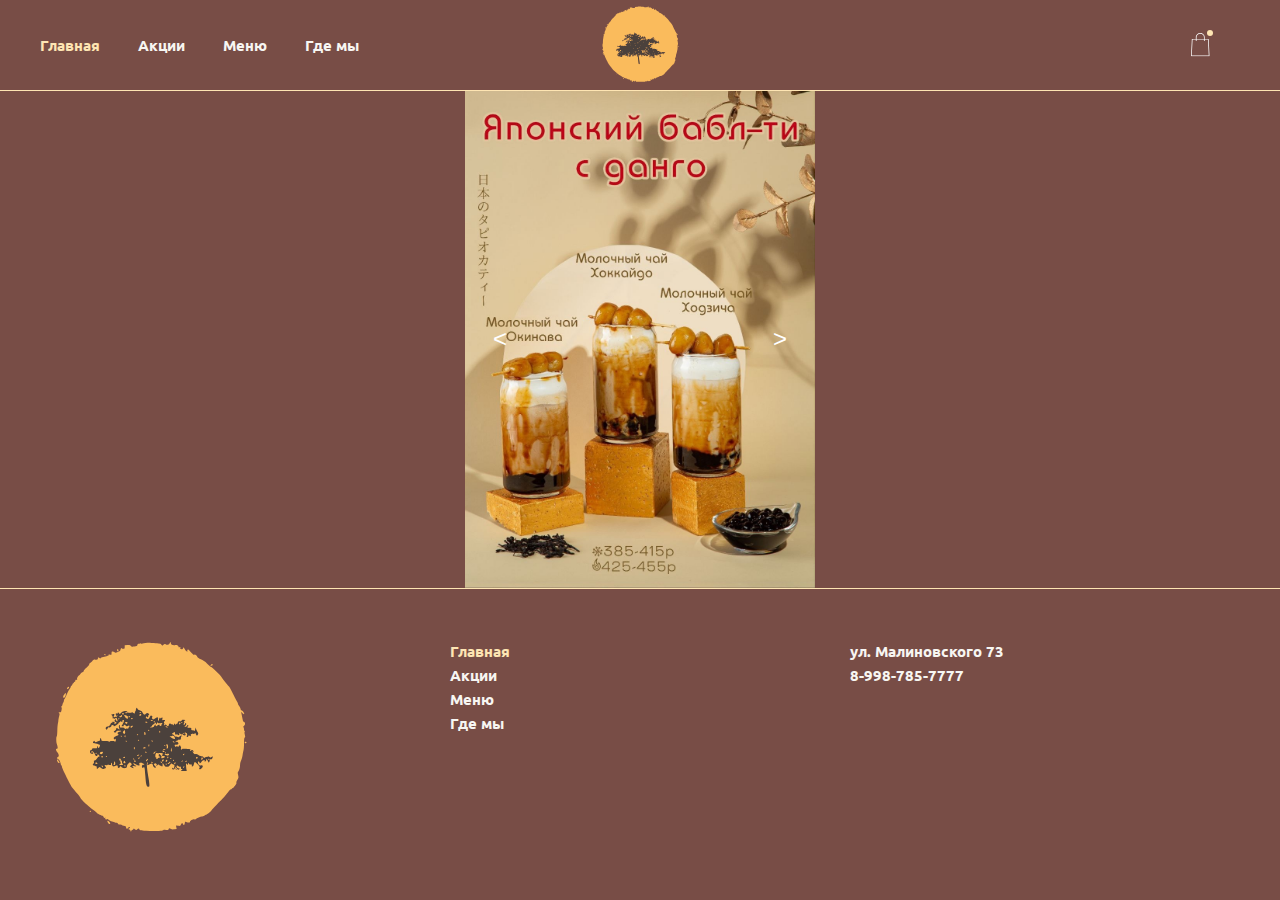
<file: stocks.html>
<!DOCTYPE html>
<html lang="en">
<html lang="ru">
<head>
    <meta charset="UTF-8">
    <link rel="stylesheet" href="css/style.css">
    <link rel="stylesheet" href="css/stocks.css">
    <link rel="icon" href="imj/logo2.ico" type="image/x-icon">
    <meta name="viewport" content="width=device-width, initial-scale=1.0">
    <link href="https://fonts.googleapis.com/css2?family=Open+Sans:wght@300&family=Ubuntu:ital,wght@0,400;0,500;1,300;1,400;1,500;1,700&display=swap" rel="stylesheet">
    <title>Next to KIOTO</title>
</head>
<body>
    <header class="header">
        <div class="container">
            <div class="header_wrapper">
                <div class="header_block">
                    <nav>
                        <a class ="nav_link active"  href="index.html">Главная</a>
                        <a class ="nav_link" href="stocks.html">Акции</a>
                        <a class ="nav_link" href="menu.html">Меню</a>
                        <a class ="nav_link" href = "location.html">Где мы</a>
                    </nav>
                </div>

                <a href="#" class="logo">
                    <img src="imj/trace2.svg" alt="logo">
                </a>

                <div class="header_block right">
                    <div class="header_actions">
                        <a class ="header_link" href="basket.html">
                            <img src="imj/bascket.svg" alt="basket">
                            <span class="header_link-event"></span>
                        </a>
                    </div>
                </div>
            </div>
        </div>
    </header>

    <div class="slider-container">
        <div class="slider">
          <img src="imj/stocks/ak1.jpg" alt="sale">
          <img src="imj/stocks/ak2.jpg" alt="sale">
          <img src="imj/stocks/ak3.jpg" alt="sale">
          <img src="imj/stocks/ak4.jpg" alt="sale">
          <img src="imj/stocks/ak3.jpg" alt="sale">
        </div>
        <button class="prev-button" aria-label="Посмотреть предыдущий слайд">&lt;</button>
        <button class="next-button" aria-label="Посмотреть следующий слайд">&gt</button>
    
    
    </div>
    <script src="js/stocks.js"></script>
    <footer class="footer">
        <div class="container">
            <div class="footer_wrapper">
                <div class="footer_block">
                    <a class="footer_logo" href="index.html">
                        <img class="logo" src="imj/trace2 (1).svg" alt="logo">
                    </a>
                </div>
                <div class="footer_block">
                    <nav class="nav-footer">
                        <a class ="nav_link active"  href="index.html">Главная</br></a>
                        <a class ="nav_link" href="stocks.html">Акции</br></a>
                        <a class ="nav_link" href="menu.html">Меню</br></a>
                        <a class ="nav_link" href = "location.html">Где мы</br></a>
                    </nav>
                </div>
                <div class="footer_block">
                    <a class ="nav_link" href="location.html">ул. Малиновского 73</br></a>
                    <a class ="nav_link" href="#">8-998-785-7777</a>
                </div>
            </div>
        </div>
    </footer>

</body>
</html>
</file>
<file: css/style.css>
body{
    background-color:#784D46;
    margin: 0;
    font-family: 'Open Sans', sans-serif;
    font-family: 'Ubuntu', sans-serif;
    font-size: 15px;
    color:#FEE5B3;
    line-height: 1.6;
    
}
#clock {
	height: 100px;
	width: 100%;
	color: #FEE5B3;
	display: flex;
	align-items:center;
	justify-content: right;
	font-size: 25px;
    margin-right: 20px;
}
a {
    text-decoration: none;
    color:#FEE5B3;
}
img {
    display: block;
}
/*Container*/
.container {
    width: 100%;
    max-width: 1200px;
    margin: 0 auto;

}
.btn {
    min-width: 200px;
    height: 50px;
    display: inline-flex;
    justify-content: center;
    align-items: center;
    font-size: 15px;
    letter-spacing: 0.1em;
    text-transform: uppercase;
    border-radius: 10px;
    transition: background-color .2s ease;
    cursor: pointer;
}
.btn-main {
    background-color: #193150;
}
.btn-main:hover {
    background-color: #3d5e8b;
}
.btn-secondary {
    border: 3px solid#193150;
}
.btn-secondary:hover {
    background-color: #193150;
}
.btn-full {
    width: 100%;
    color: #FEE5B3;
    box-shadow: none;
}
h1, h2, h3, h4, h5, h6 {
    margin: 0;
}
*,
*::before,
*::after {
    box-sizing: border-box;
}
/*header*/
.header{
    border-bottom: 1px solid #FEE5B3;
    display: block;
}
.header_wrapper{
    height: 90px;
    display: flex;
    align-items: center;
    justify-content: space-between;
    
}
.header_block{
    width: 45%;
    
}
.header_block.right{
    display: flex;
    justify-content: flex-end;
}
.nav-footer{
    flex-direction: column;
    align-items: flex-start;
}
.nav{
    display: flex;
}
.nav_link {
    text-decoration: none;
    margin-right: 35px;
    color: #F7F6F2;
    font-size: 15px;
    font-weight: 600;
    /*text-transform: uppercase;*/
    transition: color .2s ease;
}
.h {
    margin-top: 10px;
    margin-right: 15px;
}
.nav_link:hover {color: #FEE5B3;}
.nav_link.active {color: #FEE5B3;}
.logo{
    justify-content: center;
}
.logo img{
    height: 80px;
}
.header_actions{
    display: flex;
    align-items: center;
}
.header_link {
    margin-right: 30px;
    position: relative;
}
.header_link-event {
    width: 6px;
    height: 6px;
    background-color: #FEE5B3;
    border-radius: 50%;
    display: block;
    position: absolute;
    top: -3px;
    right: -3px;
}
/*header*/


/*Intro*/
.intro {
    background-repeat: no-repeat;
    background-size: cover;
    position: relative;
    border-bottom: 1px solid #FEE5B3;
    margin-bottom: 60px;
}
.intro:after {
    width: 100%;
    height: 100%;
    content: '';
    position: absolute;
    top: 0;
    left: 0;
    background-color: rgba(120, 77, 70, 0.701)
}
.intro_wrapper{
    padding: 20px 0;
    min-height: 720px;
    display: flex;
    align-items: center;
    position: relative;
    z-index: 2;
}
.intro_block {
    max-width: 565px;

}
.intro_tittle{
    font-size: 60px;
    font-weight: 900;
    line-height: 1.4;
}
.intro_text{
    font-size: 18px;
    margin-bottom: 35px;
    
}
.intro_actions{display: flex;}
.intro_actions .btn-main{
    margin-right: 20px;
}
/*Intro*/
.info_block{
    display: flex;
    border-radius: 10px;
    background-color: #193150;
    overflow: hidden;
    margin-bottom: 80px;
}
.info_image_wrapper{position: relative;}
.info_image_wrapper:after{
    content: '';
    width: 100%;
    height: 100%;
    position: absolute;
    top: 0;
    left: 0;
    background-color: #3f272383;

}
.info_image{
    border-radius: 0 10px 0 10px;
    width: 100%;
    height: 100%;
    object-fit: cover;
}
.info_item{
    padding: 25px;
}
.info_tittle {
    margin-bottom: 15px;
    font-size: 24px;
    font-weight: 900;
    margin-bottom: 15px;
    line-height: 1;
    text-transform: uppercase;
}
.info_text{
    font-size: 18px;
    line-height: 1.5;
    max-width: 1100px;
}
/*info*/


/*menu*/
.block_tittle {
    margin: 0 0 40px;
    line-height: 1;
    font-size: 40px;
    font-weight: 900;
    text-transform: uppercase;
    
}
.products_wrapper {
    /*justify-content: center;*/
    display: flex;
    flex-wrap: wrap;
    margin:  0 -10px;
}
.products_block {
    width: 20%;
    padding: 0 10px;
    margin-bottom: 20px;
    
}
.products_item {
    padding: 20px;
    background-color: #633d39b6;
    border-radius: 10px;
    transition: .2s ease;

}
.products_item:hover {
    background-color:  #fee5b382;
}
.products_image {
    max-height: 250px;
    max-width: 220px;
    display: block;
    margin: 0 auto 40px;

}
.products_tittle {
    margin: 0 0 25px;
    font-size: 24px;
    line-height: 1.4;
    font-weight: 900;
    text-transform: uppercase;
}
.products_footer {
    display: flex;
    justify-content: space-between;
    align-items: center;
}
.products_settings {
    font-size: 15px;
    color: #FEE5B3;
}
.products_settings span {
    color: #193150;
    margin-left: 10px;
}
.products_basket {
    background: none;
    padding: 0;
    cursor: pointer;
    border: 0;
}

/*menu*/

/*footer*/
.footer {
    border-top: 80px;
    border-top: 1px solid #FEE5B3;
    padding-bottom: 50px;
    
}
.footer_wrapper {
    margin-top: 50px;
    display: flex;
}
.footer_block {
    width: 33.33%;
    padding: 0 10px;
}
/*footer*/
/*product*/
.product {
    padding-top: 100px;
}
.product .block_tittle{
    margin-bottom: 50px;
    font-size: 60px;
}
.product_wrapper {
    display: flex;
    margin: 0 -10px 80px;
}
.product_image {
    flex: 1;
    padding: 0 10px;
}
.product_image .product_item {
    padding: 60px;

}
.product_picture {
    height: 400px;
    max-width: 100%;
    display: block;
    margin: 0 auto;
}
.product_price {
    display: flex;
    font-size: 24px;
    font-weight: 700;
}
.product_price del {
    margin-left: 30px;
    color: #3d5e8b;
    font-weight: 400;
}

.product_info {
    width: 420px;
    padding: 0 10px;
}
.product_item {
    border-radius: 10px;
    padding: 30px;
    background-color: #3f272383;
}
.product_form {

}
.radio_wrapper {
    display: flex;
    margin-bottom: 30px;
}
.radio {
    margin-right: 10px;
    position: relative;
    color: #F7F6F2;
}
.radio_input {
    opacity: 0;
    position: absolute;
    display: none;
    
}
.radio_input:checked + .radio_label{
color: #FEE5B3;
border-color: #FEE5B3;
}
.radio_label {
    width: 50px;
    height: 50px;
    display: flex;
    align-items: center;
    justify-content: center;
    border-radius: 5px;
    border: 2px solid #F7F6F2;
    cursor: pointer;
    font-size: 22px;
    font-weight: 700;
    text-transform: uppercase;
    transition: color .2s ease;
}
.radio_label:hover{
    color: #FEE5B3;
}
.product_footer {
    margin-bottom: 80px;
}
.product_footer .block_tittle {
    font-size: 24px;
}
.product_description {
    padding: 10px;
}
/*product*/

/*Checkout*/

.checkout_page {
    min-height: 100vh;
    display: flex;
    flex-direction: column;
}
.checkout {
    margin-top: 80px;
    flex: 1;
}
.checkout_wrapper{
    display: flex;
}
.checkout_block {
   width: 70%
}
.checkout_image {
    max-height: 96px;
    margin-right: 25px;
    display: block;
}
.checkout_table {
    margin-bottom: 20px;
    background-color: #fee5b382;
    display: flex;
    padding: 20px;
    border-radius: 10px;
}

.checkout_tittle {
    font-size: 16px;
    font-weight: 700;
    text-transform: uppercase;
}
.checkout_size {
    font-size: 14px;
    font-weight: 700;
    color: #FEE5B3;
}
.checkout_table_item {
    flex: 1;
    display: flex;
    flex-direction: column;
    align-items: flex-start;
    justify-content: space-between;
}
.select {

}
.select select {
    background-color: transparent;
    color: #193150;
    min-width: 60px;
    border-radius: 5px;
    height: 25px;
    border: 1px solid #FEE5B3;
}
.select_option {
    color: #193150;
}
.checkout_actions {
    
    display: flex;
    flex-direction: column;
    justify-content: space-between;
    align-items: flex-end;
}
.chrckout_price {
    font-size: 14px;
}
.checkout_total {
    margin-left: 30px;
    width: 380px;
}
.checkout_total_row {
    display: flex;
    justify-content: space-between;
}
.checkout_total_row .tittle {
    font-size: 15px;
    margin-bottom: 15px;
}
.checkout_total_row .count {
    font-size: 15px;
}
.checkout_total_row .total {
    font-size: 16px;
    font-weight: 700;
}
.k {
    max-width: 30px;
    background-color: transparent;
    color: #193150;
    min-width: 60px;
    border-radius: 5px;
    height: 25px;
    border: 1px solid #FEE5B3;
}

/*Checkout*/
</file>
<file: css/stocks.css>
.page-title {
    text-align: center;
  }
  
  .slider-container {
    position: relative;
    max-width: 350px;
    max-height: 1000px;
    margin: 0 auto;
    overflow: hidden;
  }
  
  .slider {
    display: flex;
    transition: transform 0.5s ease-in-out;
  }
  
  .slider img {
    width: 100%;
    height: 100%;
    object-fit: cover;
  }
  
  .prev-button,
  .next-button {
    position: absolute;
    top: 50%;
    transform: translateY(-50%);
    width: 50px;
    height: 50px;
    background-color: transparent;
    border: none;
    font-size: 24px;
    color: white;
  }
  
  .prev-button {
    cursor: pointer;
    left: 10px;
  }
  
  .next-button {
    cursor: pointer;
    right: 10px;
  }
</file>
